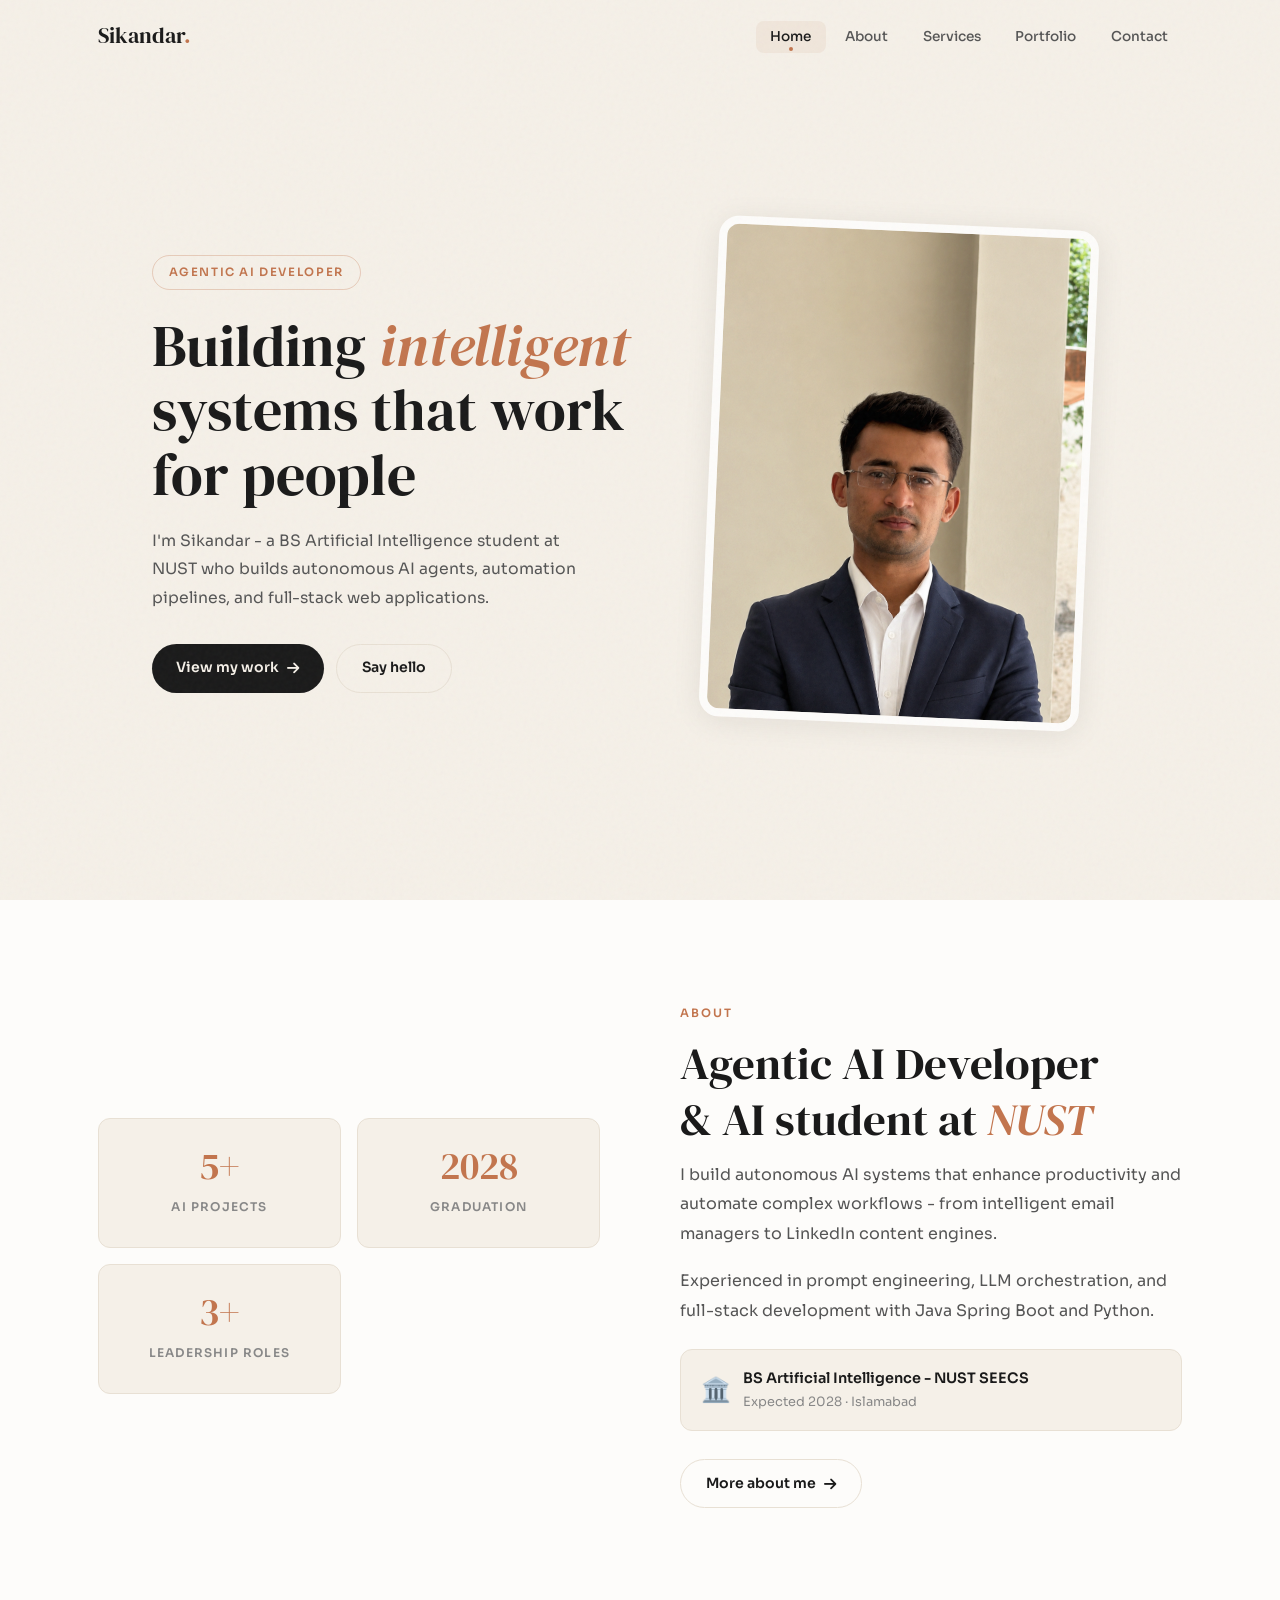
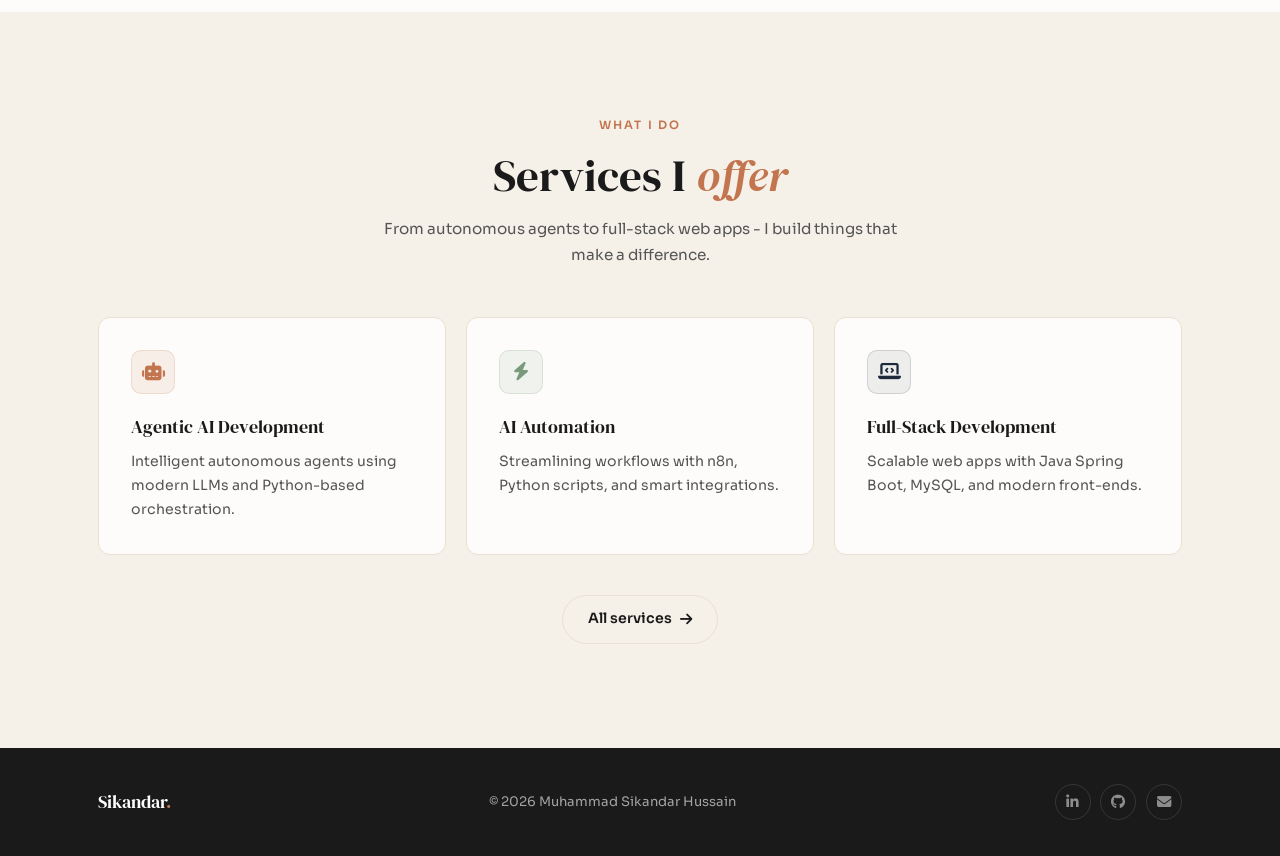
<file: index.html>
<!DOCTYPE html>
<html lang="en">
<head>
  <meta charset="UTF-8">
  <meta name="viewport" content="width=device-width, initial-scale=1.0">
  <meta name="description" content="Muhammad Sikandar Hussain - Agentic AI Developer and BS AI student at NUST-SEECS, Islamabad.">
  <title>Sikandar Hussain - Agentic AI Developer</title>
  <link rel="stylesheet" href="style.css">
  <link rel="stylesheet" href="https://cdnjs.cloudflare.com/ajax/libs/font-awesome/6.4.0/css/all.min.css">
</head>
<body>

  <!-- NAV -->
  <nav id="navbar">
    <div class="container">
      <a href="index.html" class="logo">Sikandar<span>.</span></a>
      <ul class="nav-links" id="nav-menu">
        <li><a href="index.html" class="active">Home</a></li>
        <li><a href="about.html">About</a></li>
        <li><a href="services.html">Services</a></li>
        <li><a href="projects.html">Portfolio</a></li>
        <li><a href="contact.html">Contact</a></li>
      </ul>
      <button class="hamburger" id="hamburger" aria-label="Menu">
        <span></span><span></span><span></span>
      </button>
    </div>
  </nav>

  <!-- HERO -->
  <section class="hero">
    <div class="container">
      <div class="hero-grid">

        <div class="hero-text reveal">
          <span class="hero-tag">Agentic AI Developer</span>
          <h1 class="hero-heading">Building <em>intelligent</em><br>systems that work<br>for people</h1>
          <p class="hero-desc">I'm Sikandar - a BS Artificial Intelligence student at NUST who builds autonomous AI agents, automation pipelines, and full-stack web applications.</p>
          <div class="hero-buttons">
            <a href="projects.html" class="btn btn-fill">View my work <i class="fas fa-arrow-right"></i></a>
            <a href="contact.html" class="btn btn-outline">Say hello</a>
          </div>
        </div>

        <div class="hero-photo reveal d2">
          <div class="hero-photo-frame">
            <img src="profile.png" alt="Muhammad Sikandar Hussain">
          </div>
        </div>

      </div>
    </div>
  </section>

  <!-- ABOUT PREVIEW -->
  <section class="about-band">
    <div class="container">
      <div class="about-inner">

        <div class="about-numbers reveal">
          <div class="num-card">
            <span class="number">5+</span>
            <span class="label">AI Projects</span>
          </div>

          <div class="num-card">
            <span class="number">2028</span>
            <span class="label">Graduation</span>
          </div>
          <div class="num-card">
            <span class="number">3+</span>
            <span class="label">Leadership Roles</span>
          </div>
        </div>

        <div class="about-text reveal d2">
          <span class="section-label">About</span>
          <h2 class="section-heading">Agentic AI Developer<br>& AI student at <em>NUST</em></h2>
          <p>I build autonomous AI systems that enhance productivity and automate complex workflows - from intelligent email managers to LinkedIn content engines.</p>
          <p>Experienced in prompt engineering, LLM orchestration, and full-stack development with Java Spring Boot and Python.</p>

          <div class="edu-pill">
            <span class="icon">🏛️</span>
            <div class="info">
              <h4>BS Artificial Intelligence - NUST SEECS</h4>
              <p>Expected 2028 · Islamabad</p>
            </div>
          </div>

          <div style="margin-top:1.75rem;">
            <a href="about.html" class="btn btn-outline">More about me <i class="fas fa-arrow-right"></i></a>
          </div>
        </div>

      </div>
    </div>
  </section>

  <!-- SERVICES PREVIEW -->
  <section class="services-band">
    <div class="container">
      <div class="services-head reveal">
        <span class="section-label">What I do</span>
        <h2 class="section-heading">Services I <em>offer</em></h2>
        <p class="section-sub">From autonomous agents to full-stack web apps - I build things that make a difference.</p>
      </div>

      <div class="services-grid">
        <div class="svc-card reveal d1">
          <div class="svc-icon"><i class="fas fa-robot"></i></div>
          <h3>Agentic AI Development</h3>
          <p>Intelligent autonomous agents using modern LLMs and Python-based orchestration.</p>
        </div>
        <div class="svc-card sage reveal d2">
          <div class="svc-icon"><i class="fas fa-bolt"></i></div>
          <h3>AI Automation</h3>
          <p>Streamlining workflows with n8n, Python scripts, and smart integrations.</p>
        </div>
        <div class="svc-card navy reveal d3">
          <div class="svc-icon"><i class="fas fa-laptop-code"></i></div>
          <h3>Full-Stack Development</h3>
          <p>Scalable web apps with Java Spring Boot, MySQL, and modern front-ends.</p>
        </div>
      </div>

      <div style="text-align:center; margin-top:2.5rem;" class="reveal">
        <a href="services.html" class="btn btn-outline">All services <i class="fas fa-arrow-right"></i></a>
      </div>
    </div>
  </section>

  <!-- FOOTER -->
  <footer>
    <div class="container">
      <div class="footer-inner">
        <span class="footer-logo">Sikandar<span>.</span></span>
        <p class="footer-copy">&copy; 2026 Muhammad Sikandar Hussain</p>
        <div class="footer-socials">
          <a href="https://www.linkedin.com/in/muhammad-sikandar-hussain-0840632b0" target="_blank" title="LinkedIn"><i class="fab fa-linkedin-in"></i></a>
          <a href="https://github.com/SikandarHussain6858" target="_blank" title="GitHub"><i class="fab fa-github"></i></a>
          <a href="mailto:sikandarhussain6858358@gmail.com" title="Email"><i class="fas fa-envelope"></i></a>
        </div>
      </div>
    </div>
  </footer>

  <script>
    // Nav scroll
    const nav = document.getElementById('navbar');
    addEventListener('scroll', () => nav.classList.toggle('scrolled', scrollY > 30));

    // Hamburger
    const hb = document.getElementById('hamburger'), mn = document.getElementById('nav-menu');
    hb.addEventListener('click', () => { hb.classList.toggle('open'); mn.classList.toggle('open'); });
    mn.querySelectorAll('a').forEach(a => a.addEventListener('click', () => { hb.classList.remove('open'); mn.classList.remove('open'); }));

    // Reveal
    const obs = new IntersectionObserver(es => es.forEach(e => { if(e.isIntersecting){ e.target.classList.add('vis'); obs.unobserve(e.target); } }), { threshold:.12 });
    document.querySelectorAll('.reveal').forEach(el => obs.observe(el));
  </script>

</body>
</html>
</file>
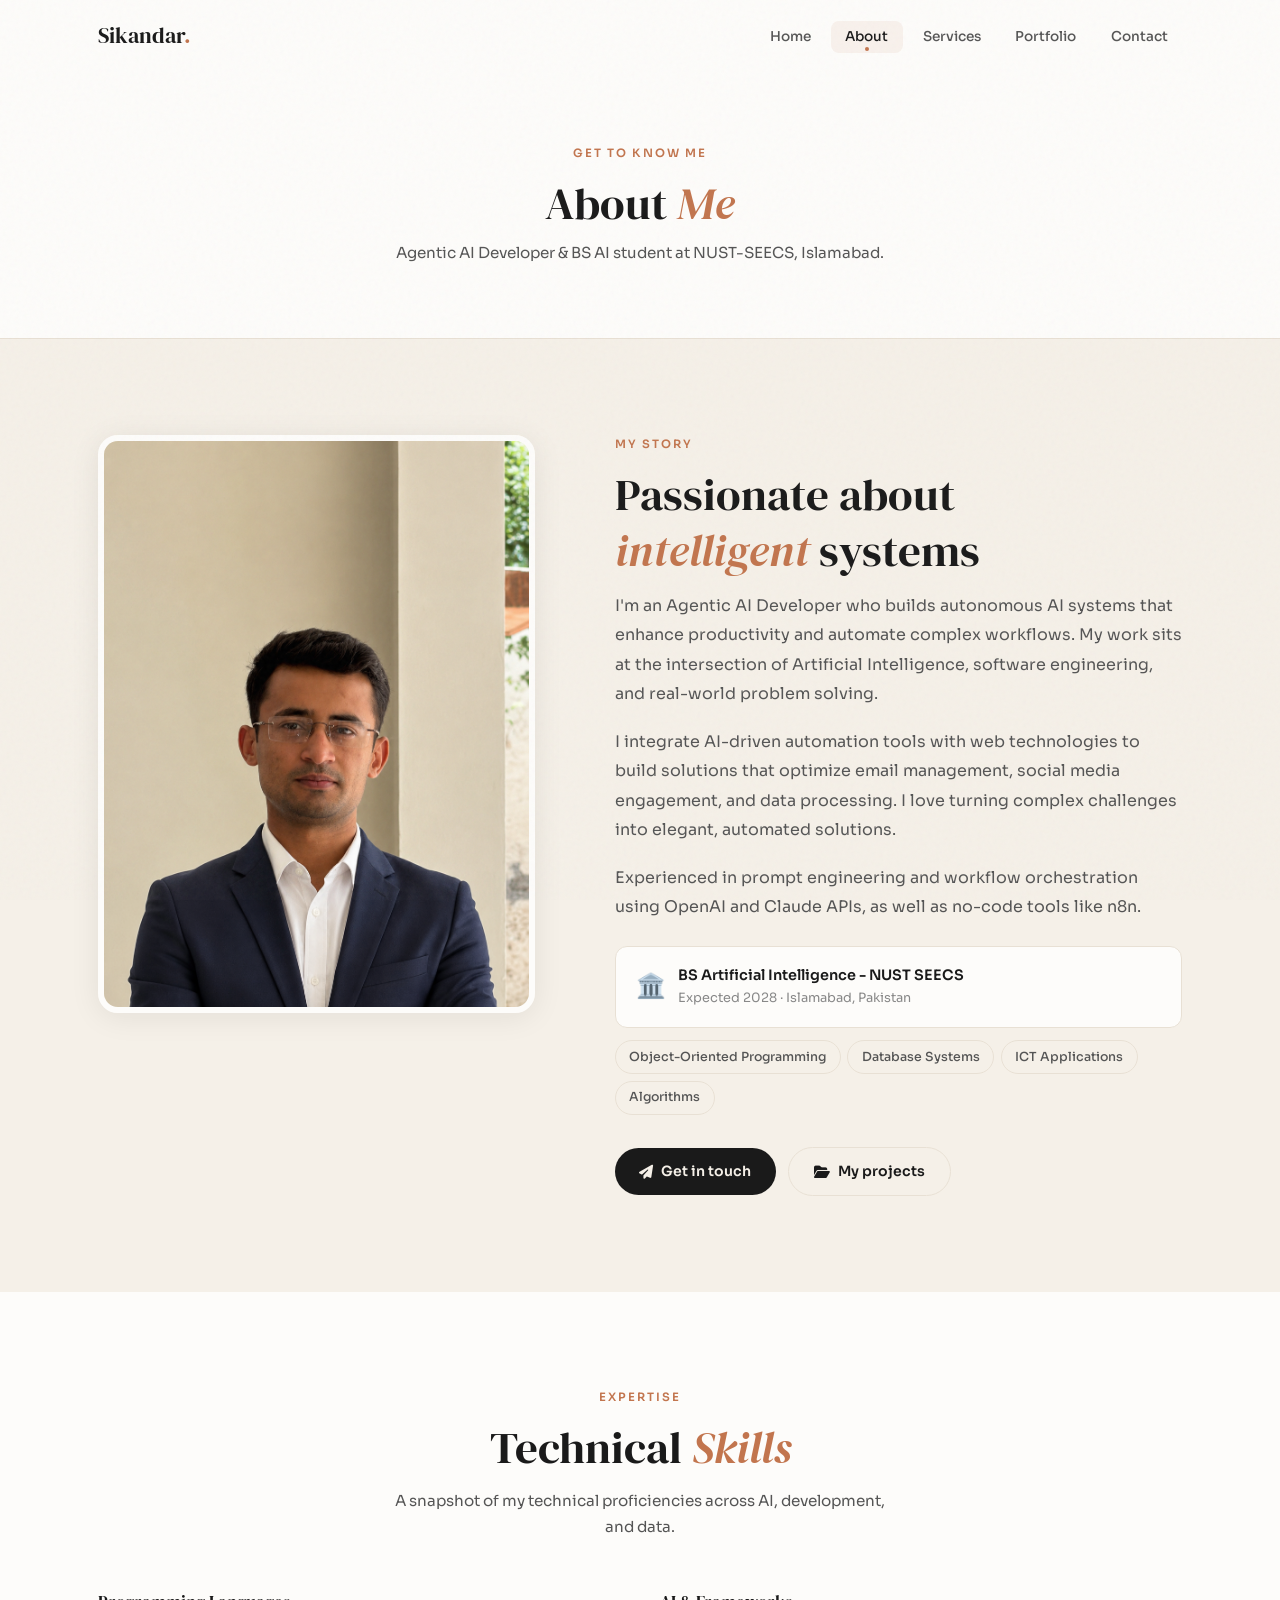
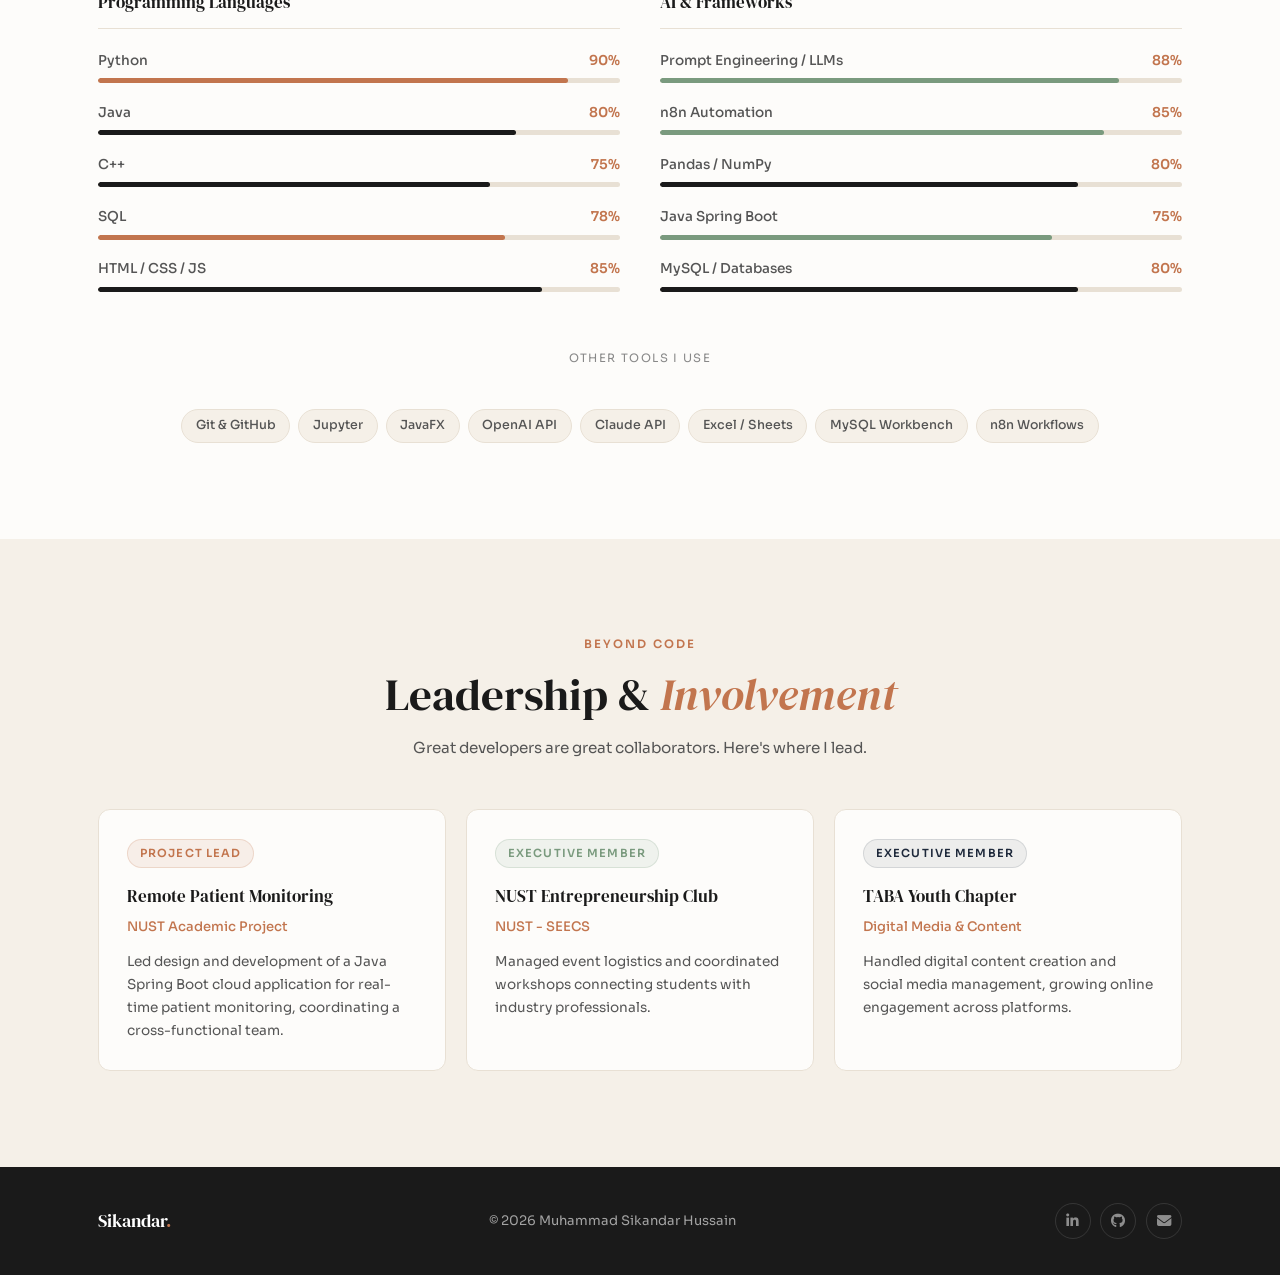
<file: about.html>
<!DOCTYPE html>
<html lang="en">
<head>
  <meta charset="UTF-8">
  <meta name="viewport" content="width=device-width, initial-scale=1.0">
  <meta name="description" content="About Muhammad Sikandar Hussain - skills, education, and leadership at NUST-SEECS.">
  <title>About - Sikandar Hussain</title>
  <link rel="stylesheet" href="style.css">
  <link rel="stylesheet" href="https://cdnjs.cloudflare.com/ajax/libs/font-awesome/6.4.0/css/all.min.css">
</head>
<body>

  <!-- NAV -->
  <nav id="navbar" class="scrolled">
    <div class="container">
      <a href="index.html" class="logo">Sikandar<span>.</span></a>
      <ul class="nav-links" id="nav-menu">
        <li><a href="index.html">Home</a></li>
        <li><a href="about.html" class="active">About</a></li>
        <li><a href="services.html">Services</a></li>
        <li><a href="projects.html">Portfolio</a></li>
        <li><a href="contact.html">Contact</a></li>
      </ul>
      <button class="hamburger" id="hamburger" aria-label="Menu">
        <span></span><span></span><span></span>
      </button>
    </div>
  </nav>

  <!-- PAGE HERO -->
  <section class="page-hero">
    <div class="container">
      <span class="section-label">Get to know me</span>
      <h1 class="section-heading">About <em>Me</em></h1>
      <p class="section-sub">Agentic AI Developer & BS AI student at NUST-SEECS, Islamabad.</p>
    </div>
  </section>

  <!-- MAIN -->
  <section class="about-main">
    <div class="container">
      <div class="about-layout">

        <div class="about-photo-col reveal">
          <div class="about-photo-wrap">
            <img src="profile.png" alt="Muhammad Sikandar Hussain">
          </div>
        </div>

        <div class="about-text">
          <span class="section-label reveal">My story</span>
          <h2 class="section-heading reveal">Passionate about<br><em>intelligent</em> systems</h2>

          <div class="reveal d1">
            <p>I'm an Agentic AI Developer who builds autonomous AI systems that enhance productivity and automate complex workflows. My work sits at the intersection of Artificial Intelligence, software engineering, and real-world problem solving.</p>
            <p>I integrate AI-driven automation tools with web technologies to build solutions that optimize email management, social media engagement, and data processing. I love turning complex challenges into elegant, automated solutions.</p>
            <p>Experienced in prompt engineering and workflow orchestration using OpenAI and Claude APIs, as well as no-code tools like n8n.</p>
          </div>

          <!-- Education -->
          <div class="reveal d2" style="margin-top:1.5rem;">
            <div class="edu-pill" style="background:var(--warm-white);">
              <span class="icon">🏛️</span>
              <div class="info">
                <h4>BS Artificial Intelligence - NUST SEECS</h4>
                <p>Expected 2028 · Islamabad, Pakistan</p>
              </div>
            </div>
            <div style="margin-top:.75rem; display:flex; flex-wrap:wrap; gap:.4rem;">
              <span class="tool-tag" style="margin:0;">Object-Oriented Programming</span>
              <span class="tool-tag" style="margin:0;">Database Systems</span>
              <span class="tool-tag" style="margin:0;">ICT Applications</span>
              <span class="tool-tag" style="margin:0;">Algorithms</span>
            </div>
          </div>

          <div class="reveal d3" style="margin-top:2rem;">
            <a href="contact.html" class="btn btn-fill"><i class="fas fa-paper-plane"></i> Get in touch</a>
            &nbsp;
            <a href="projects.html" class="btn btn-outline"><i class="fas fa-folder-open"></i> My projects</a>
          </div>
        </div>

      </div>
    </div>
  </section>

  <!-- SKILLS -->
  <section class="skills-band">
    <div class="container">
      <div style="text-align:center;" class="reveal">
        <span class="section-label">Expertise</span>
        <h2 class="section-heading">Technical <em>Skills</em></h2>
        <p class="section-sub" style="margin:0 auto;">A snapshot of my technical proficiencies across AI, development, and data.</p>
      </div>

      <div class="skills-cols">

        <div class="skill-group reveal d1">
          <h3>Programming Languages</h3>

          <div class="skill-row">
            <div class="top"><span>Python</span><span class="pct">90%</span></div>
            <div class="bar-track"><div class="bar-fill terra" data-w="90"></div></div>
          </div>
          <div class="skill-row">
            <div class="top"><span>Java</span><span class="pct">80%</span></div>
            <div class="bar-track"><div class="bar-fill" data-w="80"></div></div>
          </div>
          <div class="skill-row">
            <div class="top"><span>C++</span><span class="pct">75%</span></div>
            <div class="bar-track"><div class="bar-fill" data-w="75"></div></div>
          </div>
          <div class="skill-row">
            <div class="top"><span>SQL</span><span class="pct">78%</span></div>
            <div class="bar-track"><div class="bar-fill terra" data-w="78"></div></div>
          </div>
          <div class="skill-row">
            <div class="top"><span>HTML / CSS / JS</span><span class="pct">85%</span></div>
            <div class="bar-track"><div class="bar-fill" data-w="85"></div></div>
          </div>
        </div>

        <div class="skill-group reveal d2">
          <h3>AI & Frameworks</h3>

          <div class="skill-row">
            <div class="top"><span>Prompt Engineering / LLMs</span><span class="pct">88%</span></div>
            <div class="bar-track"><div class="bar-fill sage" data-w="88"></div></div>
          </div>
          <div class="skill-row">
            <div class="top"><span>n8n Automation</span><span class="pct">85%</span></div>
            <div class="bar-track"><div class="bar-fill sage" data-w="85"></div></div>
          </div>
          <div class="skill-row">
            <div class="top"><span>Pandas / NumPy</span><span class="pct">80%</span></div>
            <div class="bar-track"><div class="bar-fill" data-w="80"></div></div>
          </div>
          <div class="skill-row">
            <div class="top"><span>Java Spring Boot</span><span class="pct">75%</span></div>
            <div class="bar-track"><div class="bar-fill sage" data-w="75"></div></div>
          </div>
          <div class="skill-row">
            <div class="top"><span>MySQL / Databases</span><span class="pct">80%</span></div>
            <div class="bar-track"><div class="bar-fill" data-w="80"></div></div>
          </div>
        </div>

      </div>

      <div class="reveal" style="text-align:center; margin-top:2.5rem;">
        <p style="font-size:.72rem; color:var(--muted); text-transform:uppercase; letter-spacing:.12em; margin-bottom:.8rem;">Other tools I use</p>
        <div class="tool-tags">
          <span class="tool-tag">Git & GitHub</span>
          <span class="tool-tag">Jupyter</span>
          <span class="tool-tag">JavaFX</span>
          <span class="tool-tag">OpenAI API</span>
          <span class="tool-tag">Claude API</span>
          <span class="tool-tag">Excel / Sheets</span>
          <span class="tool-tag">MySQL Workbench</span>
          <span class="tool-tag">n8n Workflows</span>
        </div>
      </div>
    </div>
  </section>

  <!-- LEADERSHIP -->
  <section class="leadership-band">
    <div class="container">
      <div style="text-align:center;" class="reveal">
        <span class="section-label">Beyond code</span>
        <h2 class="section-heading">Leadership & <em>Involvement</em></h2>
        <p class="section-sub" style="margin:0 auto;">Great developers are great collaborators. Here's where I lead.</p>
      </div>

      <div class="lead-grid">
        <div class="lead-card reveal d1">
          <span class="role-tag terra">Project Lead</span>
          <h3>Remote Patient Monitoring</h3>
          <p class="org">NUST Academic Project</p>
          <p>Led design and development of a Java Spring Boot cloud application for real-time patient monitoring, coordinating a cross-functional team.</p>
        </div>
        <div class="lead-card reveal d2">
          <span class="role-tag sage">Executive Member</span>
          <h3>NUST Entrepreneurship Club</h3>
          <p class="org">NUST - SEECS</p>
          <p>Managed event logistics and coordinated workshops connecting students with industry professionals.</p>
        </div>
        <div class="lead-card reveal d3">
          <span class="role-tag navy">Executive Member</span>
          <h3>TABA Youth Chapter</h3>
          <p class="org">Digital Media & Content</p>
          <p>Handled digital content creation and social media management, growing online engagement across platforms.</p>
        </div>
      </div>
    </div>
  </section>

  <!-- FOOTER -->
  <footer>
    <div class="container">
      <div class="footer-inner">
        <span class="footer-logo">Sikandar<span>.</span></span>
        <p class="footer-copy">&copy; 2026 Muhammad Sikandar Hussain</p>
        <div class="footer-socials">
          <a href="https://www.linkedin.com/in/muhammad-sikandar-hussain-0840632b0" target="_blank" title="LinkedIn"><i class="fab fa-linkedin-in"></i></a>
          <a href="https://github.com/SikandarHussain6858" target="_blank" title="GitHub"><i class="fab fa-github"></i></a>
          <a href="mailto:sikandarhussain6858358@gmail.com" title="Email"><i class="fas fa-envelope"></i></a>
        </div>
      </div>
    </div>
  </footer>

  <script>
    const nav = document.getElementById('navbar');
    addEventListener('scroll', () => nav.classList.toggle('scrolled', scrollY > 30));
    const hb = document.getElementById('hamburger'), mn = document.getElementById('nav-menu');
    hb.addEventListener('click', () => { hb.classList.toggle('open'); mn.classList.toggle('open'); });
    mn.querySelectorAll('a').forEach(a => a.addEventListener('click', () => { hb.classList.remove('open'); mn.classList.remove('open'); }));

    const obs = new IntersectionObserver(es => es.forEach(e => { if(e.isIntersecting){ e.target.classList.add('vis'); obs.unobserve(e.target); } }), { threshold:.12 });
    document.querySelectorAll('.reveal').forEach(el => obs.observe(el));

    // Skill bars
    const bObs = new IntersectionObserver(es => es.forEach(e => {
      if(e.isIntersecting){
        e.target.querySelectorAll('.bar-fill').forEach(b => b.style.width = b.dataset.w + '%');
        bObs.unobserve(e.target);
      }
    }), { threshold:.3 });
    document.querySelectorAll('.skill-group').forEach(el => bObs.observe(el));
  </script>

</body>
</html>
</file>
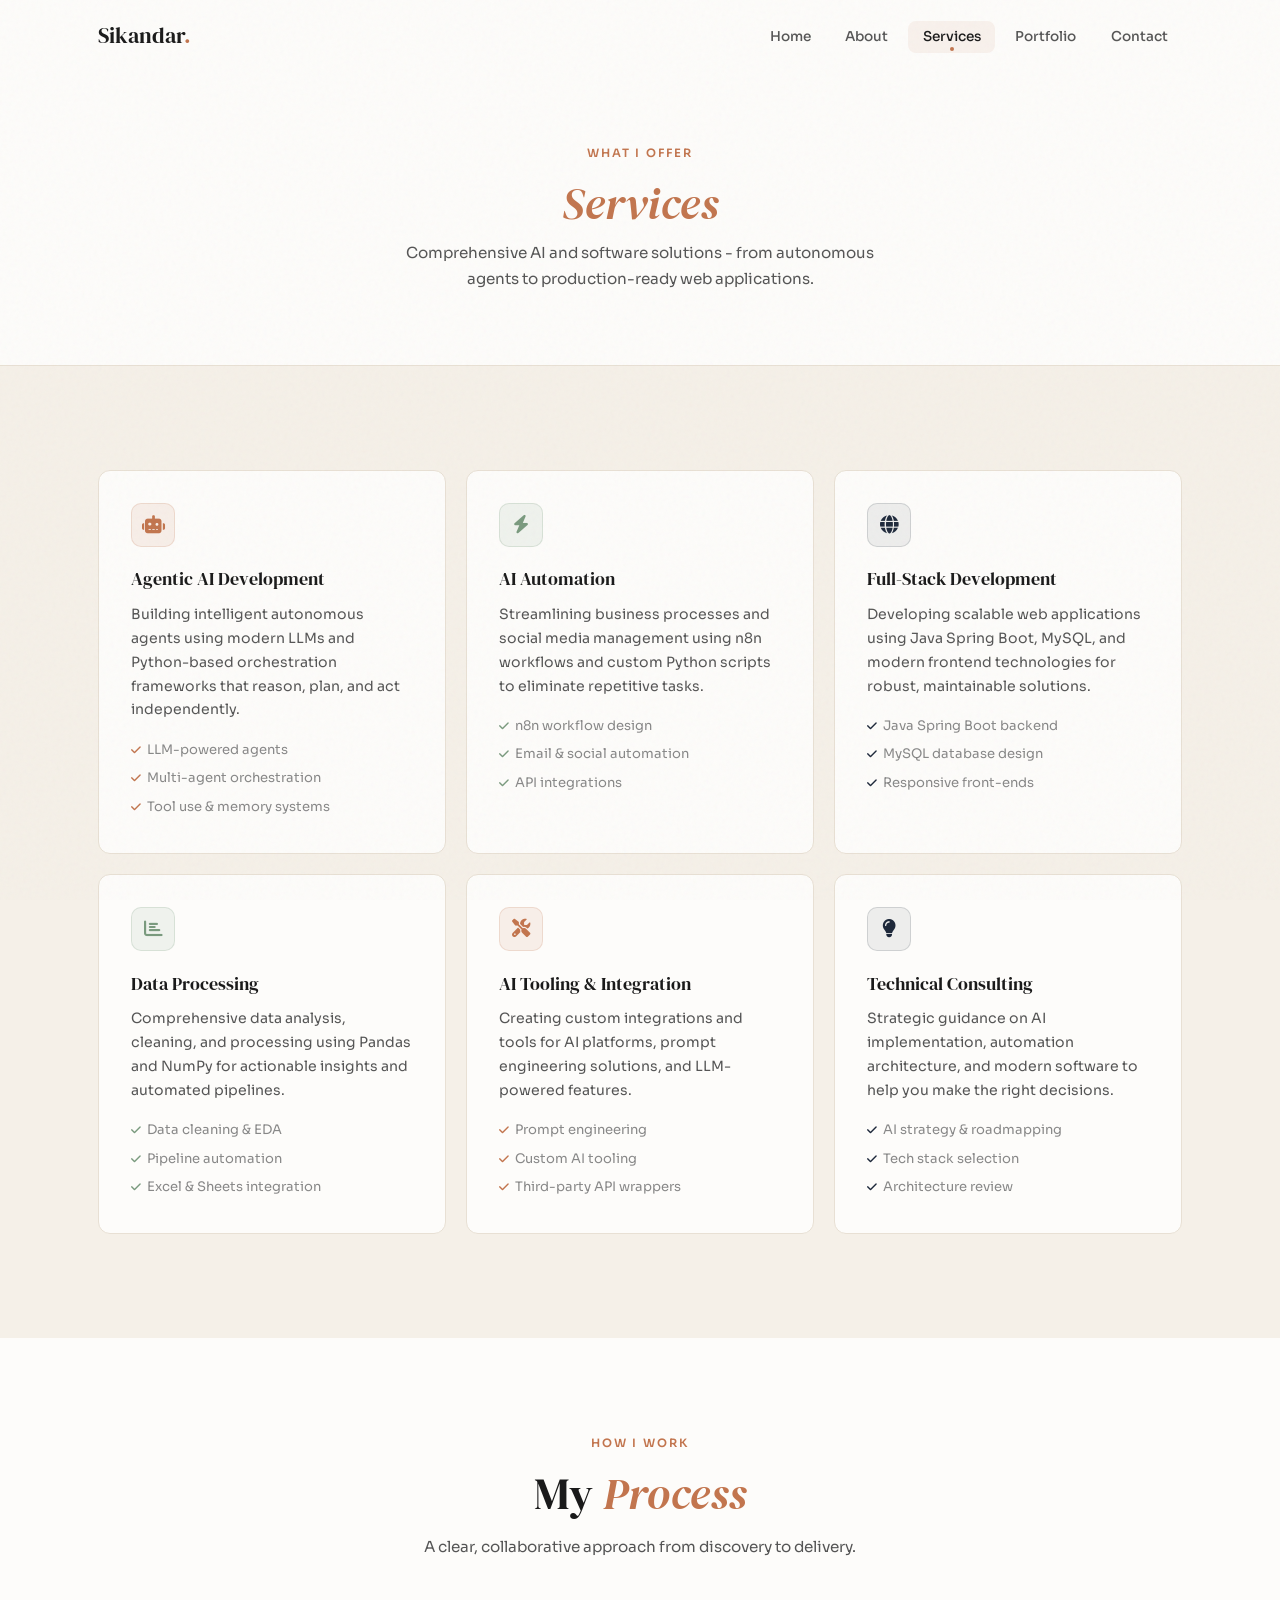
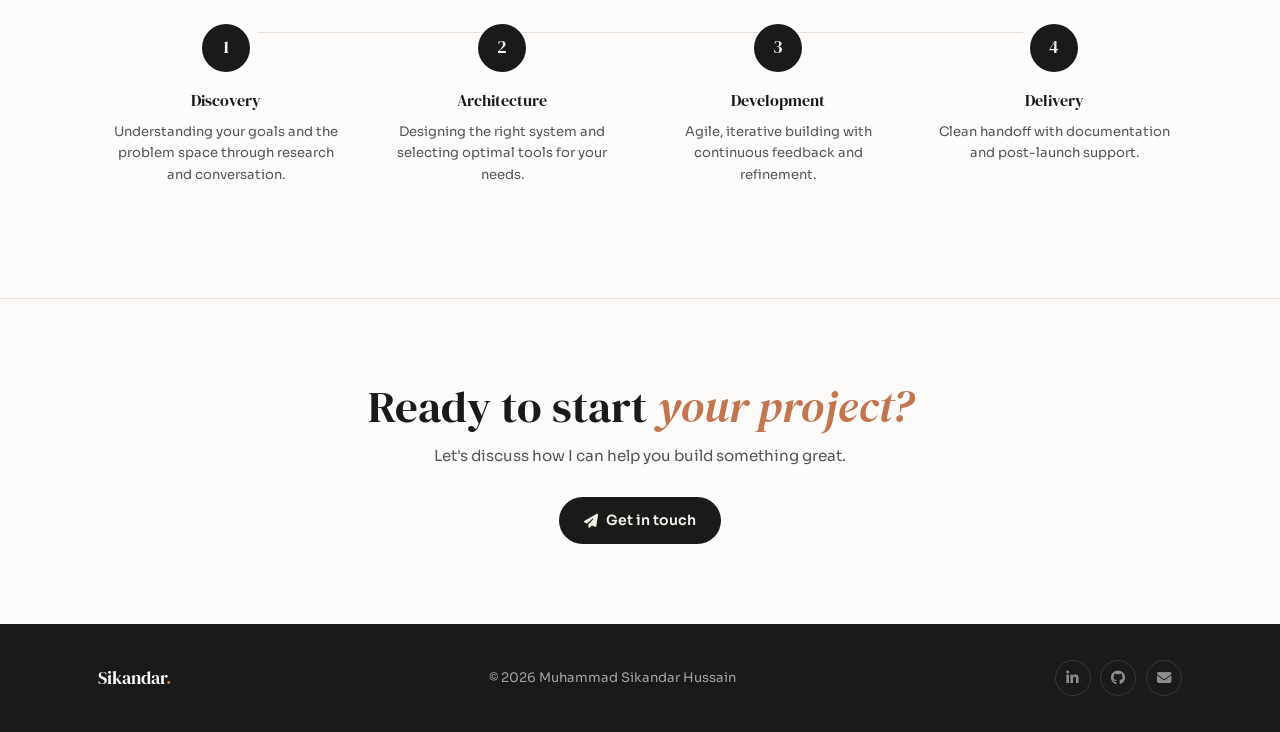
<file: services.html>
<!DOCTYPE html>
<html lang="en">
<head>
  <meta charset="UTF-8">
  <meta name="viewport" content="width=device-width, initial-scale=1.0">
  <meta name="description" content="Services by Sikandar Hussain - Agentic AI, automation, full-stack development, and data processing.">
  <title>Services - Sikandar Hussain</title>
  <link rel="stylesheet" href="style.css">
  <link rel="stylesheet" href="https://cdnjs.cloudflare.com/ajax/libs/font-awesome/6.4.0/css/all.min.css">
</head>
<body>

  <!-- NAV -->
  <nav id="navbar" class="scrolled">
    <div class="container">
      <a href="index.html" class="logo">Sikandar<span>.</span></a>
      <ul class="nav-links" id="nav-menu">
        <li><a href="index.html">Home</a></li>
        <li><a href="about.html">About</a></li>
        <li><a href="services.html" class="active">Services</a></li>
        <li><a href="projects.html">Portfolio</a></li>
        <li><a href="contact.html">Contact</a></li>
      </ul>
      <button class="hamburger" id="hamburger" aria-label="Menu">
        <span></span><span></span><span></span>
      </button>
    </div>
  </nav>

  <!-- PAGE HERO -->
  <section class="page-hero">
    <div class="container">
      <span class="section-label">What I offer</span>
      <h1 class="section-heading"><em>Services</em></h1>
      <p class="section-sub">Comprehensive AI and software solutions - from autonomous agents to production-ready web applications.</p>
    </div>
  </section>

  <!-- SERVICES -->
  <section class="services-band">
    <div class="container">
      <div class="services-grid" style="grid-template-columns:repeat(auto-fill,minmax(320px,1fr));">

        <div class="svc-card reveal d1">
          <div class="svc-icon"><i class="fas fa-robot"></i></div>
          <h3>Agentic AI Development</h3>
          <p>Building intelligent autonomous agents using modern LLMs and Python-based orchestration frameworks that reason, plan, and act independently.</p>
          <ul style="margin-top:.85rem; padding:0; list-style:none;">
            <li style="font-size:.82rem; color:var(--muted); padding:3px 0;"><i class="fas fa-check" style="color:var(--terracotta); margin-right:6px; font-size:.7rem;"></i>LLM-powered agents</li>
            <li style="font-size:.82rem; color:var(--muted); padding:3px 0;"><i class="fas fa-check" style="color:var(--terracotta); margin-right:6px; font-size:.7rem;"></i>Multi-agent orchestration</li>
            <li style="font-size:.82rem; color:var(--muted); padding:3px 0;"><i class="fas fa-check" style="color:var(--terracotta); margin-right:6px; font-size:.7rem;"></i>Tool use & memory systems</li>
          </ul>
        </div>

        <div class="svc-card sage reveal d2">
          <div class="svc-icon"><i class="fas fa-bolt"></i></div>
          <h3>AI Automation</h3>
          <p>Streamlining business processes and social media management using n8n workflows and custom Python scripts to eliminate repetitive tasks.</p>
          <ul style="margin-top:.85rem; padding:0; list-style:none;">
            <li style="font-size:.82rem; color:var(--muted); padding:3px 0;"><i class="fas fa-check" style="color:var(--sage); margin-right:6px; font-size:.7rem;"></i>n8n workflow design</li>
            <li style="font-size:.82rem; color:var(--muted); padding:3px 0;"><i class="fas fa-check" style="color:var(--sage); margin-right:6px; font-size:.7rem;"></i>Email & social automation</li>
            <li style="font-size:.82rem; color:var(--muted); padding:3px 0;"><i class="fas fa-check" style="color:var(--sage); margin-right:6px; font-size:.7rem;"></i>API integrations</li>
          </ul>
        </div>

        <div class="svc-card navy reveal d3">
          <div class="svc-icon"><i class="fas fa-globe"></i></div>
          <h3>Full-Stack Development</h3>
          <p>Developing scalable web applications using Java Spring Boot, MySQL, and modern frontend technologies for robust, maintainable solutions.</p>
          <ul style="margin-top:.85rem; padding:0; list-style:none;">
            <li style="font-size:.82rem; color:var(--muted); padding:3px 0;"><i class="fas fa-check" style="color:var(--navy); margin-right:6px; font-size:.7rem;"></i>Java Spring Boot backend</li>
            <li style="font-size:.82rem; color:var(--muted); padding:3px 0;"><i class="fas fa-check" style="color:var(--navy); margin-right:6px; font-size:.7rem;"></i>MySQL database design</li>
            <li style="font-size:.82rem; color:var(--muted); padding:3px 0;"><i class="fas fa-check" style="color:var(--navy); margin-right:6px; font-size:.7rem;"></i>Responsive front-ends</li>
          </ul>
        </div>

        <div class="svc-card sage reveal d1">
          <div class="svc-icon"><i class="fas fa-chart-bar"></i></div>
          <h3>Data Processing</h3>
          <p>Comprehensive data analysis, cleaning, and processing using Pandas and NumPy for actionable insights and automated pipelines.</p>
          <ul style="margin-top:.85rem; padding:0; list-style:none;">
            <li style="font-size:.82rem; color:var(--muted); padding:3px 0;"><i class="fas fa-check" style="color:var(--sage); margin-right:6px; font-size:.7rem;"></i>Data cleaning & EDA</li>
            <li style="font-size:.82rem; color:var(--muted); padding:3px 0;"><i class="fas fa-check" style="color:var(--sage); margin-right:6px; font-size:.7rem;"></i>Pipeline automation</li>
            <li style="font-size:.82rem; color:var(--muted); padding:3px 0;"><i class="fas fa-check" style="color:var(--sage); margin-right:6px; font-size:.7rem;"></i>Excel & Sheets integration</li>
          </ul>
        </div>

        <div class="svc-card reveal d2">
          <div class="svc-icon"><i class="fas fa-tools"></i></div>
          <h3>AI Tooling & Integration</h3>
          <p>Creating custom integrations and tools for AI platforms, prompt engineering solutions, and LLM-powered features.</p>
          <ul style="margin-top:.85rem; padding:0; list-style:none;">
            <li style="font-size:.82rem; color:var(--muted); padding:3px 0;"><i class="fas fa-check" style="color:var(--terracotta); margin-right:6px; font-size:.7rem;"></i>Prompt engineering</li>
            <li style="font-size:.82rem; color:var(--muted); padding:3px 0;"><i class="fas fa-check" style="color:var(--terracotta); margin-right:6px; font-size:.7rem;"></i>Custom AI tooling</li>
            <li style="font-size:.82rem; color:var(--muted); padding:3px 0;"><i class="fas fa-check" style="color:var(--terracotta); margin-right:6px; font-size:.7rem;"></i>Third-party API wrappers</li>
          </ul>
        </div>

        <div class="svc-card navy reveal d3">
          <div class="svc-icon"><i class="fas fa-lightbulb"></i></div>
          <h3>Technical Consulting</h3>
          <p>Strategic guidance on AI implementation, automation architecture, and modern software to help you make the right decisions.</p>
          <ul style="margin-top:.85rem; padding:0; list-style:none;">
            <li style="font-size:.82rem; color:var(--muted); padding:3px 0;"><i class="fas fa-check" style="color:var(--navy); margin-right:6px; font-size:.7rem;"></i>AI strategy & roadmapping</li>
            <li style="font-size:.82rem; color:var(--muted); padding:3px 0;"><i class="fas fa-check" style="color:var(--navy); margin-right:6px; font-size:.7rem;"></i>Tech stack selection</li>
            <li style="font-size:.82rem; color:var(--muted); padding:3px 0;"><i class="fas fa-check" style="color:var(--navy); margin-right:6px; font-size:.7rem;"></i>Architecture review</li>
          </ul>
        </div>

      </div>
    </div>
  </section>

  <!-- PROCESS -->
  <section class="process-band">
    <div class="container">
      <div class="reveal">
        <span class="section-label">How I work</span>
        <h2 class="section-heading">My <em>Process</em></h2>
        <p class="section-sub" style="margin:0 auto;">A clear, collaborative approach from discovery to delivery.</p>
      </div>

      <div class="process-steps">
        <div class="step reveal d1">
          <div class="step-num">1</div>
          <h3>Discovery</h3>
          <p>Understanding your goals and the problem space through research and conversation.</p>
        </div>
        <div class="step reveal d2">
          <div class="step-num">2</div>
          <h3>Architecture</h3>
          <p>Designing the right system and selecting optimal tools for your needs.</p>
        </div>
        <div class="step reveal d3">
          <div class="step-num">3</div>
          <h3>Development</h3>
          <p>Agile, iterative building with continuous feedback and refinement.</p>
        </div>
        <div class="step reveal d4">
          <div class="step-num">4</div>
          <h3>Delivery</h3>
          <p>Clean handoff with documentation and post-launch support.</p>
        </div>
      </div>
    </div>
  </section>

  <!-- CTA -->
  <section class="cta-band">
    <div class="container reveal">
      <h2 class="section-heading">Ready to start <em>your project?</em></h2>
      <p class="section-sub" style="margin:0 auto 1.75rem;">Let's discuss how I can help you build something great.</p>
      <a href="contact.html" class="btn btn-fill"><i class="fas fa-paper-plane"></i> Get in touch</a>
    </div>
  </section>

  <!-- FOOTER -->
  <footer>
    <div class="container">
      <div class="footer-inner">
        <span class="footer-logo">Sikandar<span>.</span></span>
        <p class="footer-copy">&copy; 2026 Muhammad Sikandar Hussain</p>
        <div class="footer-socials">
          <a href="https://www.linkedin.com/in/muhammad-sikandar-hussain-0840632b0" target="_blank" title="LinkedIn"><i class="fab fa-linkedin-in"></i></a>
          <a href="https://github.com/SikandarHussain6858" target="_blank" title="GitHub"><i class="fab fa-github"></i></a>
          <a href="mailto:sikandarhussain6858358@gmail.com" title="Email"><i class="fas fa-envelope"></i></a>
        </div>
      </div>
    </div>
  </footer>

  <script>
    const nav = document.getElementById('navbar');
    addEventListener('scroll', () => nav.classList.toggle('scrolled', scrollY > 30));
    const hb = document.getElementById('hamburger'), mn = document.getElementById('nav-menu');
    hb.addEventListener('click', () => { hb.classList.toggle('open'); mn.classList.toggle('open'); });
    mn.querySelectorAll('a').forEach(a => a.addEventListener('click', () => { hb.classList.remove('open'); mn.classList.remove('open'); }));
    const obs = new IntersectionObserver(es => es.forEach(e => { if(e.isIntersecting){ e.target.classList.add('vis'); obs.unobserve(e.target); } }), { threshold:.12 });
    document.querySelectorAll('.reveal').forEach(el => obs.observe(el));
  </script>

</body>
</html>
</file>
<file: style.css>
/* ================================================================
   SIKANDAR HUSSAIN - PORTFOLIO
   Warm Editorial Design · 2026
   ================================================================ */

@import url('https://fonts.googleapis.com/css2?family=Sora:wght@300;400;500;600;700&family=DM+Serif+Display:ital@0;1&display=swap');

/* ── Tokens ── */
:root {
  --cream: #f5f0e8;
  --cream-light: #faf7f2;
  --warm-white: #fdfcfa;
  --sand: #e8e0d4;
  --stone: #d4cbbf;
  --charcoal: #1a1a1a;
  --ink: #2c2c2c;
  --slate: #555;
  --muted: #888;
  --terracotta: #c2754e;
  --terra-light: rgba(194, 117, 78, .1);
  --sage: #7a9a7e;
  --sage-light: rgba(122, 154, 126, .1);
  --navy: #1e293b;

  --font-sans: 'Sora', system-ui, sans-serif;
  --font-serif: 'DM Serif Display', Georgia, serif;

  --radius: 12px;
  --radius-lg: 20px;
  --shadow-soft: 0 2px 20px rgba(30, 30, 30, .06);
  --shadow-card: 0 4px 30px rgba(30, 30, 30, .08);
  --ease: cubic-bezier(.4, 0, .2, 1);
}

/* ── Reset ── */
*,
*::before,
*::after {
  margin: 0;
  padding: 0;
  box-sizing: border-box;
}

html {
  scroll-behavior: smooth;
}

body {
  font-family: var(--font-sans);
  background: var(--cream);
  color: var(--ink);
  line-height: 1.7;
  overflow-x: hidden;
  -webkit-font-smoothing: antialiased;
}

/* Subtle noise texture */
body::before {
  content: '';
  position: fixed;
  inset: 0;
  z-index: 9999;
  pointer-events: none;
  opacity: .035;
  background-image: url("data:image/svg+xml,%3Csvg viewBox='0 0 256 256' xmlns='http://www.w3.org/2000/svg'%3E%3Cfilter id='n'%3E%3CfeTurbulence type='fractalNoise' baseFrequency='0.85' numOctaves='4' stitchTiles='stitch'/%3E%3C/filter%3E%3Crect width='100%25' height='100%25' filter='url(%23n)'/%3E%3C/svg%3E");
  background-repeat: repeat;
}

img {
  display: block;
  max-width: 100%;
}

a {
  text-decoration: none;
  color: inherit;
}

ul {
  list-style: none;
}

.container {
  max-width: 1140px;
  margin: 0 auto;
  padding: 0 28px;
}

/* ── Scrollbar ── */
::-webkit-scrollbar {
  width: 5px;
}

::-webkit-scrollbar-track {
  background: var(--cream);
}

::-webkit-scrollbar-thumb {
  background: var(--stone);
  border-radius: 3px;
}

/* ================================================================
   TYPOGRAPHY
   ================================================================ */
.section-label {
  font-size: .72rem;
  font-weight: 600;
  letter-spacing: .18em;
  text-transform: uppercase;
  color: var(--terracotta);
  margin-bottom: .75rem;
  display: block;
}

.section-heading {
  font-family: var(--font-serif);
  font-size: clamp(1.9rem, 4vw, 2.8rem);
  font-weight: 400;
  color: var(--charcoal);
  line-height: 1.25;
  margin-bottom: .75rem;
}

.section-heading em {
  font-style: italic;
  color: var(--terracotta);
}

.section-sub {
  font-size: .95rem;
  color: var(--slate);
  max-width: 520px;
  line-height: 1.75;
}

/* ================================================================
   NAVIGATION
   ================================================================ */
nav {
  position: fixed;
  top: 0;
  left: 0;
  right: 0;
  z-index: 1000;
  padding: 1.1rem 0;
  transition: background .35s var(--ease), box-shadow .35s;
}

nav.scrolled {
  background: rgba(245, 240, 232, .92);
  backdrop-filter: blur(16px);
  -webkit-backdrop-filter: blur(16px);
  box-shadow: 0 1px 0 var(--sand);
}

nav .container {
  display: flex;
  align-items: center;
  justify-content: space-between;
}

.logo {
  font-family: var(--font-serif);
  font-size: 1.35rem;
  color: var(--charcoal);
}

.logo span {
  color: var(--terracotta);
}

.nav-links {
  display: flex;
  gap: .35rem;
}

.nav-links a {
  font-size: .85rem;
  font-weight: 500;
  color: var(--slate);
  padding: .45rem .9rem;
  border-radius: 8px;
  position: relative;
  transition: color .25s, background .25s;
}

.nav-links a:hover,
.nav-links a.active {
  color: var(--charcoal);
  background: rgba(194, 117, 78, .08);
}

.nav-links a.active::after {
  content: '';
  position: absolute;
  bottom: 2px;
  left: 50%;
  transform: translateX(-50%);
  width: 4px;
  height: 4px;
  background: var(--terracotta);
  border-radius: 50%;
}

/* Hamburger */
.hamburger {
  display: none;
  flex-direction: column;
  gap: 5px;
  cursor: pointer;
  border: none;
  background: transparent;
  padding: 4px;
}

.hamburger span {
  display: block;
  width: 22px;
  height: 2px;
  background: var(--charcoal);
  border-radius: 2px;
  transition: transform .3s, opacity .3s;
}

.hamburger.open span:nth-child(1) {
  transform: translateY(7px) rotate(45deg);
}

.hamburger.open span:nth-child(2) {
  opacity: 0;
}

.hamburger.open span:nth-child(3) {
  transform: translateY(-7px) rotate(-45deg);
}

/* ================================================================
   BUTTONS
   ================================================================ */
.btn {
  display: inline-flex;
  align-items: center;
  gap: 8px;
  font-family: var(--font-sans);
  font-size: .88rem;
  font-weight: 600;
  padding: .72rem 1.55rem;
  border-radius: 50px;
  border: none;
  cursor: pointer;
  transition: transform .3s var(--ease), box-shadow .3s, background .3s;
}

.btn-fill {
  background: var(--charcoal);
  color: var(--cream);
}

.btn-fill:hover {
  background: var(--terracotta);
  transform: translateY(-2px);
  box-shadow: 0 8px 24px rgba(194, 117, 78, .25);
}

.btn-outline {
  background: transparent;
  color: var(--charcoal);
  border: 1.5px solid var(--sand);
}

.btn-outline:hover {
  border-color: var(--terracotta);
  color: var(--terracotta);
  transform: translateY(-2px);
}

/* ================================================================
   SCROLL REVEAL
   ================================================================ */
.reveal {
  opacity: 0;
  transform: translateY(24px);
  transition: opacity .65s var(--ease), transform .65s var(--ease);
}

.reveal.vis {
  opacity: 1;
  transform: translateY(0);
}

.d1 {
  transition-delay: .1s;
}

.d2 {
  transition-delay: .2s;
}

.d3 {
  transition-delay: .3s;
}

.d4 {
  transition-delay: .4s;
}

/* ================================================================
   HERO
   ================================================================ */
.hero {
  min-height: 100vh;
  display: flex;
  align-items: center;
  padding: 7rem 0 4rem;
}

.hero-grid {
  display: grid;
  grid-template-columns: 1fr 420px;
  gap: 5rem;
  align-items: center;
}

.hero-text {
  max-width: 540px;
}

.hero-tag {
  display: inline-block;
  font-size: .72rem;
  font-weight: 600;
  letter-spacing: .14em;
  text-transform: uppercase;
  color: var(--terracotta);
  padding: .4rem 1rem;
  border: 1px solid rgba(194, 117, 78, .3);
  border-radius: 50px;
  margin-bottom: 1.5rem;
}

.hero-heading {
  font-family: var(--font-serif);
  font-size: clamp(2.4rem, 5.5vw, 3.6rem);
  font-weight: 400;
  line-height: 1.12;
  color: var(--charcoal);
  margin-bottom: 1.25rem;
}

.hero-heading em {
  font-style: italic;
  color: var(--terracotta);
}

.hero-desc {
  font-size: .98rem;
  color: var(--slate);
  line-height: 1.8;
  margin-bottom: 2rem;
  max-width: 440px;
}

.hero-buttons {
  display: flex;
  gap: .75rem;
  flex-wrap: wrap;
}

/* Photo column */
.hero-photo {
  position: relative;
}

.hero-photo-frame {
  border-radius: var(--radius-lg);
  overflow: hidden;
  box-shadow: var(--shadow-card);
  border: 8px solid var(--warm-white);
  max-width: 380px;
  transform: rotate(2.5deg);
  transition: transform .4s var(--ease), box-shadow .4s var(--ease);
}

.hero-photo-frame:hover {
  transform: rotate(0deg) translateY(-5px);
  box-shadow: 0 12px 40px rgba(30, 30, 30, .12);
}

.hero-photo-frame img {
  width: 100%;
  aspect-ratio: 3/4;
  object-fit: cover;
  object-position: top;
  filter: saturate(.92) contrast(1.02);
}

/* ================================================================
   ABOUT PREVIEW (HOME)
   ================================================================ */
.about-band {
  padding: 6.5rem 0;
  background: var(--warm-white);
}

.about-inner {
  display: grid;
  grid-template-columns: 1fr 1fr;
  gap: 5rem;
  align-items: center;
}

.about-numbers {
  display: grid;
  grid-template-columns: 1fr 1fr;
  gap: 1rem;
}

.num-card {
  background: var(--cream);
  border: 1px solid var(--sand);
  border-radius: var(--radius);
  padding: 1.75rem;
  text-align: center;
  transition: transform .3s var(--ease), box-shadow .3s;
}

.num-card:hover {
  transform: translateY(-4px);
  box-shadow: var(--shadow-card);
}

.num-card .number {
  font-family: var(--font-serif);
  font-size: 2.4rem;
  color: var(--terracotta);
  display: block;
  line-height: 1;
  margin-bottom: .4rem;
}

.num-card .label {
  font-size: .75rem;
  color: var(--muted);
  text-transform: uppercase;
  letter-spacing: .1em;
  font-weight: 600;
}

.about-text p {
  color: var(--slate);
  line-height: 1.85;
  margin-bottom: 1rem;
}

.edu-pill {
  display: flex;
  align-items: center;
  gap: 12px;
  background: var(--cream);
  border: 1px solid var(--sand);
  border-radius: var(--radius);
  padding: 1rem 1.25rem;
  margin-top: 1.5rem;
}

.edu-pill .icon {
  font-size: 1.5rem;
  flex-shrink: 0;
}

.edu-pill .info h4 {
  font-size: .9rem;
  font-weight: 600;
  color: var(--charcoal);
}

.edu-pill .info p {
  font-size: .8rem;
  color: var(--muted);
  margin: 0;
}

/* ================================================================
   SERVICES
   ================================================================ */
.services-band {
  padding: 6.5rem 0;
}

.services-head {
  text-align: center;
  margin-bottom: 3rem;
}

.services-head .section-sub {
  margin: 0 auto;
}

.services-grid {
  display: grid;
  grid-template-columns: repeat(auto-fill, minmax(300px, 1fr));
  gap: 1.25rem;
}

.svc-card {
  background: var(--warm-white);
  border: 1px solid var(--sand);
  border-radius: var(--radius);
  padding: 2rem;
  transition: transform .3s var(--ease), box-shadow .3s, border-color .3s;
}

.svc-card:hover {
  transform: translateY(-6px);
  box-shadow: var(--shadow-card);
  border-color: var(--terracotta);
}

.svc-icon {
  width: 44px;
  height: 44px;
  border-radius: 10px;
  display: flex;
  align-items: center;
  justify-content: center;
  font-size: 1.15rem;
  margin-bottom: 1.1rem;
  color: var(--terracotta);
  background: var(--terra-light);
  border: 1px solid rgba(194, 117, 78, .18);
}

.svc-card.sage .svc-icon {
  color: var(--sage);
  background: var(--sage-light);
  border-color: rgba(122, 154, 126, .2);
}

.svc-card.navy .svc-icon {
  color: var(--navy);
  background: rgba(30, 41, 59, .07);
  border-color: rgba(30, 41, 59, .15);
}

.svc-card h3 {
  font-family: var(--font-serif);
  font-size: 1.12rem;
  font-weight: 400;
  color: var(--charcoal);
  margin-bottom: .5rem;
}

.svc-card p {
  font-size: .88rem;
  color: var(--slate);
  line-height: 1.7;
}

/* ================================================================
   PAGE HERO (inner pages)
   ================================================================ */
.page-hero {
  padding: 9rem 0 4.5rem;
  background: var(--warm-white);
  text-align: center;
  border-bottom: 1px solid var(--sand);
}

.page-hero .section-heading {
  margin-bottom: .5rem;
}

.page-hero .section-sub {
  margin: 0 auto;
}

/* ================================================================
   ABOUT PAGE
   ================================================================ */
.about-main {
  padding: 6rem 0;
}

.about-layout {
  display: grid;
  grid-template-columns: 1fr 1.3fr;
  gap: 5rem;
  align-items: start;
}

.about-photo-col {
  position: sticky;
  top: 100px;
}

.about-photo-wrap {
  border-radius: var(--radius-lg);
  overflow: hidden;
  box-shadow: var(--shadow-card);
  border: 6px solid var(--warm-white);
}

.about-photo-wrap img {
  width: 100%;
  aspect-ratio: 3/4;
  object-fit: cover;
  object-position: top;
}

.about-text p {
  color: var(--slate);
  line-height: 1.85;
  margin-bottom: 1.1rem;
}

.about-text .section-label {
  margin-top: 0;
}

/* Skills */
.skills-band {
  padding: 6rem 0;
  background: var(--warm-white);
}

.skills-cols {
  display: grid;
  grid-template-columns: 1fr 1fr;
  gap: 2.5rem;
  margin-top: 3rem;
}

.skill-group h3 {
  font-family: var(--font-serif);
  font-size: 1.05rem;
  font-weight: 400;
  color: var(--charcoal);
  margin-bottom: 1.25rem;
  padding-bottom: .65rem;
  border-bottom: 1px solid var(--sand);
}

.skill-row {
  margin-bottom: 1.1rem;
}

.skill-row .top {
  display: flex;
  justify-content: space-between;
  margin-bottom: .4rem;
}

.skill-row .top span {
  font-size: .85rem;
  color: var(--slate);
  font-weight: 500;
}

.skill-row .top .pct {
  color: var(--terracotta);
  font-weight: 600;
}

.bar-track {
  height: 5px;
  background: var(--sand);
  border-radius: 3px;
  overflow: hidden;
}

.bar-fill {
  height: 100%;
  border-radius: 3px;
  background: var(--charcoal);
  width: 0;
  transition: width 1.1s var(--ease);
}

.bar-fill.terra {
  background: var(--terracotta);
}

.bar-fill.sage {
  background: var(--sage);
}

.tool-tags {
  display: flex;
  flex-wrap: wrap;
  gap: .5rem;
  margin-top: 2.5rem;
  justify-content: center;
}

.tool-tag {
  padding: .35rem .85rem;
  font-size: .78rem;
  font-weight: 500;
  color: var(--slate);
  background: var(--cream);
  border: 1px solid var(--sand);
  border-radius: 50px;
}

/* Leadership */
.leadership-band {
  padding: 6rem 0;
}

.lead-grid {
  display: grid;
  grid-template-columns: repeat(auto-fill, minmax(300px, 1fr));
  gap: 1.25rem;
  margin-top: 3rem;
}

.lead-card {
  background: var(--warm-white);
  border: 1px solid var(--sand);
  border-radius: var(--radius);
  padding: 1.75rem;
  transition: transform .3s var(--ease), box-shadow .3s;
}

.lead-card:hover {
  transform: translateY(-4px);
  box-shadow: var(--shadow-card);
}

.role-tag {
  display: inline-block;
  padding: .25rem .75rem;
  font-size: .7rem;
  font-weight: 600;
  text-transform: uppercase;
  letter-spacing: .1em;
  border-radius: 50px;
  margin-bottom: .85rem;
}

.role-tag.terra {
  color: var(--terracotta);
  background: var(--terra-light);
  border: 1px solid rgba(194, 117, 78, .2);
}

.role-tag.sage {
  color: var(--sage);
  background: var(--sage-light);
  border: 1px solid rgba(122, 154, 126, .2);
}

.role-tag.navy {
  color: var(--navy);
  background: rgba(30, 41, 59, .07);
  border: 1px solid rgba(30, 41, 59, .12);
}

.lead-card h3 {
  font-family: var(--font-serif);
  font-size: 1.08rem;
  font-weight: 400;
  color: var(--charcoal);
  margin-bottom: .3rem;
}

.lead-card .org {
  font-size: .82rem;
  color: var(--terracotta);
  font-weight: 500;
  margin-bottom: .7rem;
}

.lead-card p {
  font-size: .85rem;
  color: var(--slate);
  line-height: 1.7;
}

/* ================================================================
   PROJECTS
   ================================================================ */
.projects-band {
  padding: 6rem 0;
}

.filter-row {
  display: flex;
  justify-content: center;
  gap: .4rem;
  margin-top: 1.5rem;
  flex-wrap: wrap;
}

.filter-btn {
  padding: .45rem 1.15rem;
  font-size: .82rem;
  font-weight: 500;
  color: var(--slate);
  background: var(--cream);
  border: 1px solid var(--sand);
  border-radius: 50px;
  cursor: pointer;
  transition: all .25s;
}

.filter-btn:hover,
.filter-btn.active {
  color: var(--charcoal);
  background: var(--terra-light);
  border-color: rgba(194, 117, 78, .3);
}

.proj-grid {
  display: grid;
  grid-template-columns: repeat(auto-fill, minmax(330px, 1fr));
  gap: 1.25rem;
  margin-top: 2.5rem;
}

.proj-card {
  background: var(--warm-white);
  border: 1px solid var(--sand);
  border-radius: var(--radius);
  overflow: hidden;
  transition: transform .3s var(--ease), box-shadow .3s;
}

.proj-card:hover {
  transform: translateY(-6px);
  box-shadow: var(--shadow-card);
}

.proj-card.hidden {
  display: none;
}

.proj-thumb {
  position: relative;
  height: 200px;
  overflow: hidden;
}

.proj-thumb img {
  width: 100%;
  height: 100%;
  object-fit: cover;
  transition: transform .45s var(--ease);
}

.proj-card:hover .proj-thumb img {
  transform: scale(1.04);
}

.proj-thumb-overlay {
  position: absolute;
  inset: 0;
  background: linear-gradient(transparent 40%, rgba(26, 26, 26, .75));
  display: flex;
  align-items: flex-end;
  padding: 1.1rem;
  opacity: 0;
  transition: opacity .3s;
}

.proj-card:hover .proj-thumb-overlay {
  opacity: 1;
}

.proj-thumb-overlay a {
  display: inline-flex;
  align-items: center;
  gap: 5px;
  padding: .35rem .8rem;
  font-size: .78rem;
  font-weight: 600;
  background: rgba(255, 255, 255, .2);
  backdrop-filter: blur(6px);
  border: 1px solid rgba(255, 255, 255, .3);
  border-radius: 50px;
  color: #fff;
  margin-right: .45rem;
  transition: background .2s;
}

.proj-thumb-overlay a:hover {
  background: var(--terracotta);
}

.proj-body {
  padding: 1.4rem;
}

.proj-meta {
  display: flex;
  justify-content: space-between;
  align-items: center;
  margin-bottom: .4rem;
}

.proj-cat {
  font-size: .7rem;
  font-weight: 600;
  text-transform: uppercase;
  letter-spacing: .1em;
  color: var(--terracotta);
}

.feat-badge {
  display: flex;
  align-items: center;
  gap: 4px;
  font-size: .68rem;
  font-weight: 600;
  color: var(--sage);
  background: var(--sage-light);
  border: 1px solid rgba(122, 154, 126, .2);
  padding: .18rem .6rem;
  border-radius: 50px;
}

.proj-body h3 {
  font-family: var(--font-serif);
  font-size: 1.08rem;
  font-weight: 400;
  color: var(--charcoal);
  margin-bottom: .4rem;
}

.proj-body p {
  font-size: .85rem;
  color: var(--slate);
  line-height: 1.65;
  margin-bottom: 1rem;
}

.proj-tags {
  display: flex;
  flex-wrap: wrap;
  gap: .35rem;
}

.ptag {
  padding: .22rem .65rem;
  font-size: .72rem;
  font-weight: 500;
  color: var(--slate);
  background: var(--cream);
  border: 1px solid var(--sand);
  border-radius: 50px;
}

/* CTA */
.cta-band {
  padding: 5rem 0;
  background: var(--warm-white);
  text-align: center;
  border-top: 1px solid var(--sand);
}

.cta-band .section-heading {
  margin-bottom: .5rem;
}

.cta-band .section-sub {
  margin: 0 auto 2rem;
}

/* ================================================================
   SERVICES PAGE - PROCESS
   ================================================================ */
.process-band {
  padding: 6rem 0;
  background: var(--warm-white);
  text-align: center;
}

.process-steps {
  display: grid;
  grid-template-columns: repeat(4, 1fr);
  gap: 1.25rem;
  margin-top: 3rem;
  position: relative;
}

.process-steps::before {
  content: '';
  position: absolute;
  top: 24px;
  left: calc(12.5% + 24px);
  right: calc(12.5% + 24px);
  height: 1px;
  background: var(--sand);
}

.step {
  text-align: center;
  padding: 1rem .75rem;
}

.step-num {
  width: 48px;
  height: 48px;
  border-radius: 50%;
  background: var(--charcoal);
  color: var(--cream);
  font-family: var(--font-serif);
  font-size: 1.1rem;
  display: flex;
  align-items: center;
  justify-content: center;
  margin: 0 auto 1rem;
  position: relative;
  z-index: 1;
}

.step h3 {
  font-family: var(--font-serif);
  font-size: .98rem;
  font-weight: 400;
  color: var(--charcoal);
  margin-bottom: .35rem;
}

.step p {
  font-size: .82rem;
  color: var(--slate);
  line-height: 1.65;
}

/* ================================================================
   CONTACT
   ================================================================ */
.contact-band {
  padding: 6rem 0;
}

.contact-grid {
  display: grid;
  grid-template-columns: 1fr 1.5fr;
  gap: 4rem;
  align-items: start;
  margin-top: 3rem;
}

.contact-info h3 {
  font-family: var(--font-serif);
  font-size: 1.4rem;
  font-weight: 400;
  color: var(--charcoal);
  margin-bottom: .85rem;
}

.contact-info>p {
  color: var(--slate);
  line-height: 1.8;
  margin-bottom: 1.75rem;
}

.ci-item {
  display: flex;
  align-items: center;
  gap: 1rem;
  padding: .85rem 1.1rem;
  background: var(--warm-white);
  border: 1px solid var(--sand);
  border-radius: var(--radius);
  margin-bottom: .75rem;
  transition: transform .25s var(--ease);
}

.ci-item:hover {
  transform: translateX(4px);
}

.ci-icon {
  width: 40px;
  height: 40px;
  border-radius: 10px;
  display: flex;
  align-items: center;
  justify-content: center;
  font-size: .95rem;
  flex-shrink: 0;
  color: #fff;
  background: var(--charcoal);
}

.ci-icon.terra {
  background: var(--terracotta);
}

.ci-icon.sage {
  background: var(--sage);
}

.ci-icon.navy {
  background: var(--navy);
}

.ci-text .lbl {
  font-size: .7rem;
  color: var(--muted);
  text-transform: uppercase;
  letter-spacing: .08em;
}

.ci-text .val {
  font-size: .88rem;
  color: var(--charcoal);
  font-weight: 500;
}

.socials-row {
  display: flex;
  gap: .6rem;
  margin-top: 1.5rem;
  flex-wrap: wrap;
}

.soc-pill {
  display: inline-flex;
  align-items: center;
  gap: 6px;
  padding: .4rem 1rem;
  font-size: .82rem;
  font-weight: 600;
  color: var(--slate);
  background: var(--cream);
  border: 1px solid var(--sand);
  border-radius: 50px;
  transition: all .25s;
}

.soc-pill:hover {
  color: var(--terracotta);
  border-color: rgba(194, 117, 78, .3);
  transform: translateY(-2px);
}

.avail-notice {
  margin-top: 1.5rem;
  padding: .9rem 1.1rem;
  background: var(--sage-light);
  border: 1px solid rgba(122, 154, 126, .2);
  border-radius: var(--radius);
  font-size: .84rem;
  color: var(--sage);
  display: flex;
  align-items: center;
  gap: 8px;
}

.avail-notice strong {
  color: #5a845e;
}

/* Contact form */
.form-card {
  background: var(--warm-white);
  border: 1px solid var(--sand);
  border-radius: var(--radius-lg);
  padding: 2.5rem;
}

.form-card h3 {
  font-family: var(--font-serif);
  font-size: 1.2rem;
  font-weight: 400;
  color: var(--charcoal);
  margin-bottom: 1.75rem;
}

.form-row {
  display: grid;
  grid-template-columns: 1fr 1fr;
  gap: 1rem;
}

.form-group {
  margin-bottom: 1.1rem;
}

.form-group label {
  display: block;
  font-size: .75rem;
  font-weight: 600;
  color: var(--slate);
  text-transform: uppercase;
  letter-spacing: .08em;
  margin-bottom: .4rem;
}

.form-group input,
.form-group textarea,
.form-group select {
  width: 100%;
  padding: .8rem 1rem;
  background: var(--cream);
  border: 1px solid var(--sand);
  border-radius: 8px;
  font-family: var(--font-sans);
  font-size: .9rem;
  color: var(--charcoal);
  transition: border-color .25s, box-shadow .25s;
  outline: none;
}

.form-group input::placeholder,
.form-group textarea::placeholder {
  color: var(--stone);
}

.form-group input:focus,
.form-group textarea:focus,
.form-group select:focus {
  border-color: var(--terracotta);
  box-shadow: 0 0 0 3px rgba(194, 117, 78, .1);
}

.form-group textarea {
  resize: vertical;
  min-height: 120px;
}

.form-group select {
  -webkit-appearance: none;
  appearance: none;
  cursor: pointer;
}

.btn-submit {
  width: 100%;
  justify-content: center;
  padding: .85rem;
}

/* ================================================================
   FOOTER
   ================================================================ */
footer {
  background: var(--charcoal);
  color: rgba(255, 255, 255, .6);
  padding: 2.25rem 0;
}

.footer-inner {
  display: flex;
  align-items: center;
  justify-content: space-between;
  flex-wrap: wrap;
  gap: 1rem;
}

.footer-logo {
  font-family: var(--font-serif);
  font-size: 1.15rem;
  color: #fff;
}

.footer-logo span {
  color: var(--terracotta);
}

.footer-copy {
  font-size: .82rem;
}

.footer-socials {
  display: flex;
  gap: .6rem;
}

.footer-socials a {
  width: 36px;
  height: 36px;
  border-radius: 50%;
  display: flex;
  align-items: center;
  justify-content: center;
  font-size: .9rem;
  color: rgba(255, 255, 255, .5);
  border: 1px solid rgba(255, 255, 255, .12);
  transition: all .25s;
}

.footer-socials a:hover {
  color: var(--terracotta);
  border-color: var(--terracotta);
  transform: translateY(-2px);
}

/* ================================================================
   RESPONSIVE
   ================================================================ */
@media(max-width:1024px) {

  .hero-grid,
  .about-inner,
  .about-layout,
  .contact-grid {
    grid-template-columns: 1fr;
    gap: 3rem;
  }

  .hero-photo {
    order: -1;
    display: flex;
    justify-content: center;
  }

  .hero-photo-frame {
    max-width: 320px;
  }

  .hero-text {
    text-align: center;
    margin: 0 auto;
  }

  .hero-desc {
    margin: 0 auto 2rem;
  }

  .hero-buttons {
    justify-content: center;
  }

  .about-photo-col {
    position: static;
    max-width: 400px;
    margin: 0 auto;
  }

  .skills-cols {
    grid-template-columns: 1fr;
  }

  .process-steps {
    grid-template-columns: 1fr 1fr;
  }

  .process-steps::before {
    display: none;
  }
}

@media(max-width:768px) {
  .nav-links {
    position: fixed;
    top: 0;
    right: -100%;
    height: 100vh;
    width: 75%;
    max-width: 280px;
    background: var(--cream);
    border-left: 1px solid var(--sand);
    flex-direction: column;
    padding: 5.5rem 1.75rem 2rem;
    gap: .25rem;
    transition: right .35s var(--ease);
  }

  .nav-links.open {
    right: 0;
  }

  .nav-links a {
    width: 100%;
    padding: .7rem 1rem;
    font-size: 1rem;
  }

  .hamburger {
    display: flex;
  }

  .hero-grid {
    text-align: center;
  }

  .services-grid,
  .proj-grid,
  .lead-grid {
    grid-template-columns: 1fr;
  }

  .process-steps {
    grid-template-columns: 1fr;
  }

  .form-row {
    grid-template-columns: 1fr;
  }

  .about-numbers {
    grid-template-columns: 1fr 1fr;
  }

  .footer-inner {
    flex-direction: column;
    text-align: center;
  }
}

@media(max-width:480px) {
  .hero-heading {
    font-size: 2rem;
  }

  .hero-photo-frame {
    max-width: 260px;
  }
}
</file>
